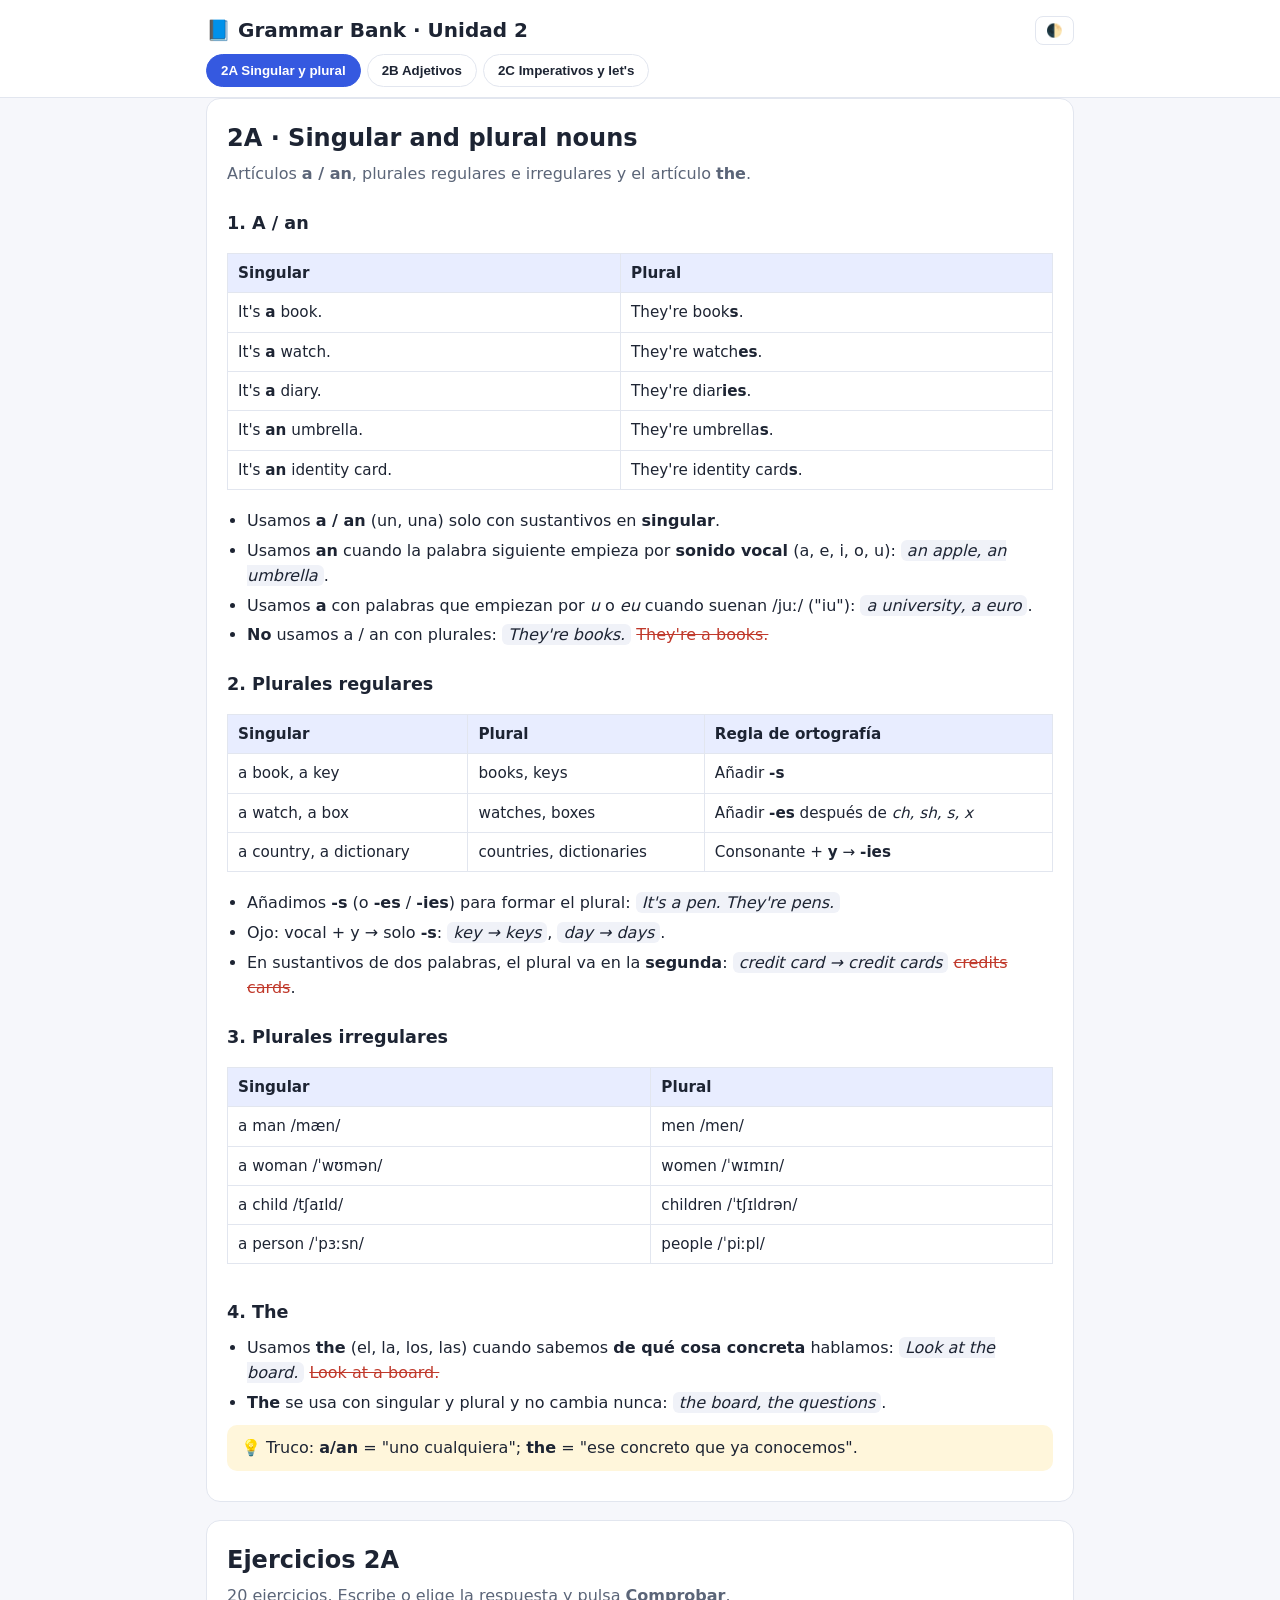
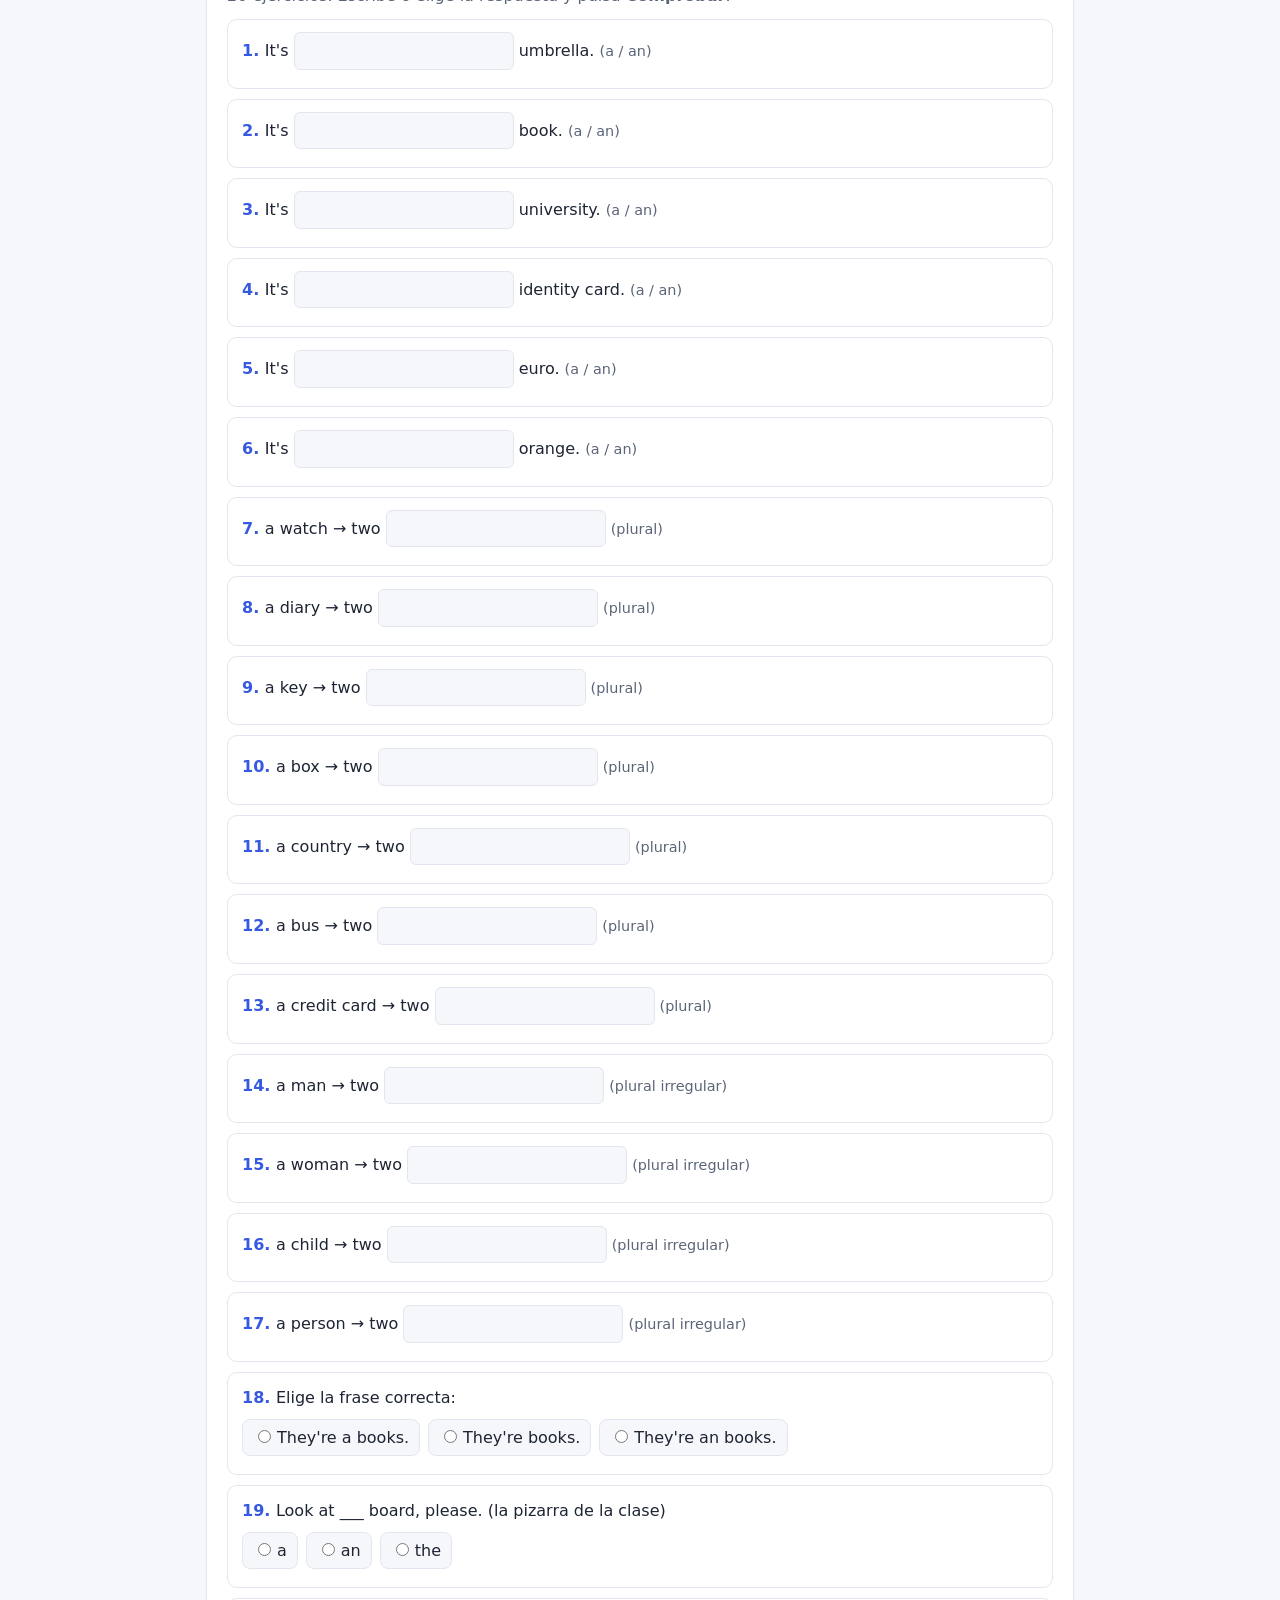
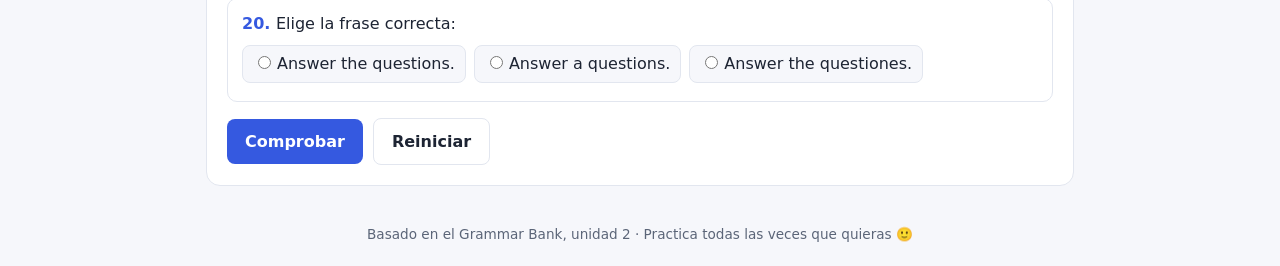
<file: index.html>
<!doctype html>
<html lang="es">
<head>
<meta charset="utf-8">
<meta name="viewport" content="width=device-width, initial-scale=1">
<title>English Grammar Unit 2</title>
<meta name="description" content="Gramática inglesa unidad 2: singular y plural, artículos a/an/the, adjetivos, imperativos y let's. Explicaciones en español y 60 ejercicios interactivos.">
<style>
:root{
  --bg:#f6f7fb; --card:#ffffff; --text:#1d2433; --muted:#5b6578; --line:#e2e6ef;
  --accent:#3559e0; --accent-soft:#e8edff; --ok:#1f8a4c; --ok-soft:#e3f5ea;
  --bad:#c0392b; --bad-soft:#fbe7e5; --warn-soft:#fff6db; --code:#f0f2f8;
}
@media (prefers-color-scheme: dark){
  :root:not([data-theme="light"]){
    --bg:#11141b; --card:#1a1f2a; --text:#e7eaf1; --muted:#9aa3b5; --line:#2c3342;
    --accent:#7d97ff; --accent-soft:#232c4a; --ok:#4cc884; --ok-soft:#173326;
    --bad:#ff7a6b; --bad-soft:#3a1f1c; --warn-soft:#3a3218; --code:#232937;
  }
}
:root[data-theme="dark"]{
  --bg:#11141b; --card:#1a1f2a; --text:#e7eaf1; --muted:#9aa3b5; --line:#2c3342;
  --accent:#7d97ff; --accent-soft:#232c4a; --ok:#4cc884; --ok-soft:#173326;
  --bad:#ff7a6b; --bad-soft:#3a1f1c; --warn-soft:#3a3218; --code:#232937;
}
*{box-sizing:border-box}
body{margin:0;background:var(--bg);color:var(--text);font:16px/1.6 system-ui,-apple-system,"Segoe UI",Roboto,sans-serif}
header{background:var(--card);border-bottom:1px solid var(--line);position:sticky;top:0;z-index:5}
.wrap{max-width:900px;margin:0 auto;padding:0 16px}
.top{display:flex;align-items:center;justify-content:space-between;gap:12px;padding:14px 0 8px}
h1{font-size:1.25rem;margin:0}
.theme{background:none;border:1px solid var(--line);color:var(--text);border-radius:8px;padding:6px 10px;cursor:pointer}
nav{display:flex;gap:6px;overflow-x:auto;padding-bottom:10px}
nav button{flex:0 0 auto;border:1px solid var(--line);background:var(--card);color:var(--text);padding:8px 14px;border-radius:999px;cursor:pointer;font-weight:600}
nav button[aria-selected="true"]{background:var(--accent);border-color:var(--accent);color:#fff}
main{padding:24px 0 60px}
section.topic{display:none}
section.topic.active{display:block}
.card{background:var(--card);border:1px solid var(--line);border-radius:14px;padding:20px;margin-bottom:18px}
h2{margin:0 0 4px;font-size:1.5rem}
h3{margin:22px 0 8px;font-size:1.1rem}
h3:first-child{margin-top:0}
.sub{color:var(--muted);margin:0 0 8px}
table{border-collapse:collapse;width:100%;margin:8px 0 12px;font-size:.95rem}
th,td{border:1px solid var(--line);padding:7px 10px;text-align:left;vertical-align:top}
th{background:var(--accent-soft)}
.tablewrap{overflow-x:auto}
ul{padding-left:20px;margin:6px 0}
li{margin:4px 0}
.ex{font-style:italic}
.no{color:var(--bad);text-decoration:line-through}
.tip{background:var(--warn-soft);border-radius:10px;padding:10px 14px;margin:10px 0}
.en{background:var(--code);border-radius:6px;padding:1px 6px;font-style:italic}
ol.exercises{list-style:none;padding:0;margin:0;counter-reset:q}
ol.exercises li{counter-increment:q;border:1px solid var(--line);border-radius:10px;padding:12px 14px;margin:10px 0;transition:background .2s}
ol.exercises li::before{content:counter(q) ". ";font-weight:700;color:var(--accent)}
ol.exercises li.ok{background:var(--ok-soft);border-color:var(--ok)}
ol.exercises li.bad{background:var(--bad-soft);border-color:var(--bad)}
.q{display:inline}
.hint{color:var(--muted);font-size:.9rem}
input[type=text]{font:inherit;padding:5px 9px;border:1px solid var(--line);border-radius:6px;background:var(--bg);color:var(--text);min-width:120px;max-width:100%}
.opts{display:flex;flex-wrap:wrap;gap:8px;margin-top:8px}
.opts label{border:1px solid var(--line);border-radius:8px;padding:5px 10px;cursor:pointer;background:var(--bg)}
.opts input{margin-right:6px}
.fb{display:block;margin-top:6px;font-size:.92rem;font-weight:600}
li.ok .fb{color:var(--ok)} li.bad .fb{color:var(--bad)}
.actions{display:flex;gap:10px;flex-wrap:wrap;align-items:center;margin-top:16px}
.btn{border:0;border-radius:8px;padding:10px 18px;font:inherit;font-weight:600;cursor:pointer;background:var(--accent);color:#fff}
.btn.sec{background:transparent;color:var(--text);border:1px solid var(--line)}
.score{font-weight:700;font-size:1.05rem}
footer{color:var(--muted);text-align:center;font-size:.85rem;padding:20px 16px}
@media (max-width:560px){ .card{padding:16px} h2{font-size:1.3rem} }
</style>
</head>
<body>
<header>
  <div class="wrap">
    <div class="top">
      <h1>📘 Grammar Bank · Unidad 2</h1>
      <button class="theme" id="themeBtn" aria-label="Cambiar tema">🌓</button>
    </div>
    <nav role="tablist" id="tabs">
      <button role="tab" data-t="t2a" aria-selected="true">2A Singular y plural</button>
      <button role="tab" data-t="t2b" aria-selected="false">2B Adjetivos</button>
      <button role="tab" data-t="t2c" aria-selected="false">2C Imperativos y let's</button>
    </nav>
  </div>
</header>

<main class="wrap">

<!-- ============ 2A ============ -->
<section class="topic active" id="t2a">
  <div class="card">
    <h2>2A · Singular and plural nouns</h2>
    <p class="sub">Artículos <b>a / an</b>, plurales regulares e irregulares y el artículo <b>the</b>.</p>

    <h3>1. A / an</h3>
    <div class="tablewrap"><table>
      <tr><th>Singular</th><th>Plural</th></tr>
      <tr><td>It's <b>a</b> book.</td><td>They're book<b>s</b>.</td></tr>
      <tr><td>It's <b>a</b> watch.</td><td>They're watch<b>es</b>.</td></tr>
      <tr><td>It's <b>a</b> diary.</td><td>They're diar<b>ies</b>.</td></tr>
      <tr><td>It's <b>an</b> umbrella.</td><td>They're umbrella<b>s</b>.</td></tr>
      <tr><td>It's <b>an</b> identity card.</td><td>They're identity card<b>s</b>.</td></tr>
    </table></div>
    <ul>
      <li>Usamos <b>a / an</b> (un, una) solo con sustantivos en <b>singular</b>.</li>
      <li>Usamos <b>an</b> cuando la palabra siguiente empieza por <b>sonido vocal</b> (a, e, i, o, u): <span class="en">an apple, an umbrella</span>.</li>
      <li>Usamos <b>a</b> con palabras que empiezan por <i>u</i> o <i>eu</i> cuando suenan /juː/ ("iu"): <span class="en">a university, a euro</span>.</li>
      <li><b>No</b> usamos a / an con plurales: <span class="en">They're books.</span> <span class="no">They're a books.</span></li>
    </ul>

    <h3>2. Plurales regulares</h3>
    <div class="tablewrap"><table>
      <tr><th>Singular</th><th>Plural</th><th>Regla de ortografía</th></tr>
      <tr><td>a book, a key</td><td>books, keys</td><td>Añadir <b>-s</b></td></tr>
      <tr><td>a watch, a box</td><td>watches, boxes</td><td>Añadir <b>-es</b> después de <i>ch, sh, s, x</i></td></tr>
      <tr><td>a country, a dictionary</td><td>countries, dictionaries</td><td>Consonante + <b>y</b> → <b>-ies</b></td></tr>
    </table></div>
    <ul>
      <li>Añadimos <b>-s</b> (o <b>-es</b> / <b>-ies</b>) para formar el plural: <span class="en">It's a pen. They're pens.</span></li>
      <li>Ojo: vocal + y → solo <b>-s</b>: <span class="en">key → keys</span>, <span class="en">day → days</span>.</li>
      <li>En sustantivos de dos palabras, el plural va en la <b>segunda</b>: <span class="en">credit card → credit cards</span> <span class="no">credits cards</span>.</li>
    </ul>

    <h3>3. Plurales irregulares</h3>
    <div class="tablewrap"><table>
      <tr><th>Singular</th><th>Plural</th></tr>
      <tr><td>a man /mæn/</td><td>men /men/</td></tr>
      <tr><td>a woman /ˈwʊmən/</td><td>women /ˈwɪmɪn/</td></tr>
      <tr><td>a child /tʃaɪld/</td><td>children /ˈtʃɪldrən/</td></tr>
      <tr><td>a person /ˈpɜːsn/</td><td>people /ˈpiːpl/</td></tr>
    </table></div>

    <h3>4. The</h3>
    <ul>
      <li>Usamos <b>the</b> (el, la, los, las) cuando sabemos <b>de qué cosa concreta</b> hablamos: <span class="en">Look at the board.</span> <span class="no">Look at a board.</span></li>
      <li><b>The</b> se usa con singular y plural y no cambia nunca: <span class="en">the board, the questions</span>.</li>
    </ul>
    <div class="tip">💡 Truco: <b>a/an</b> = "uno cualquiera"; <b>the</b> = "ese concreto que ya conocemos".</div>
  </div>
  <div class="card">
    <h2>Ejercicios 2A</h2>
    <p class="sub">20 ejercicios. Escribe o elige la respuesta y pulsa <b>Comprobar</b>.</p>
    <ol class="exercises" data-set="2a"></ol>
    <div class="actions"><button class="btn" data-check="2a">Comprobar</button><button class="btn sec" data-reset="2a">Reiniciar</button><span class="score" id="score-2a"></span></div>
  </div>
</section>

<!-- ============ 2B ============ -->
<section class="topic" id="t2b">
  <div class="card">
    <h2>2B · Adjectives</h2>
    <p class="sub">Los adjetivos describen a los sustantivos: <i>big, new, beautiful, cheap…</i></p>

    <h3>Ejemplos</h3>
    <ul>
      <li>It's a <b>beautiful</b> picture. · It's an <b>old</b> book.</li>
      <li>They're <b>blue</b> jeans. · We're <b>new</b> students.</li>
      <li>She's <b>strong</b>. · We aren't <b>rich</b>. · Is your car <b>new</b>?</li>
      <li>He's <b>quite</b> famous. · It's a <b>very big</b> city. · We're <b>really</b> tired.</li>
    </ul>

    <h3>1. El adjetivo va ANTES del sustantivo</h3>
    <p>Al contrario que en español ("un cuadro bonito"), en inglés el adjetivo va delante: <span class="en">It's a beautiful picture.</span> <span class="no">It's a picture beautiful.</span></p>
    <p>Si el adjetivo empieza por vocal, en <i>adjetivo + sustantivo</i> usamos <b>an</b>: <span class="en">It's an old house.</span> <span class="no">It's a old house.</span></p>

    <h3>2. Los adjetivos NO tienen plural</h3>
    <p>El adjetivo no cambia aunque el sustantivo esté en plural: <span class="en">They're blue jeans.</span> <span class="no">They're blues jeans.</span></p>

    <h3>3. Adjetivos después del verbo <i>be</i></h3>
    <div class="tablewrap"><table>
      <tr><th>Tipo</th><th>Orden</th><th>Ejemplo</th></tr>
      <tr><td>Afirmativa ➕</td><td>sujeto + be + adjetivo</td><td>My car's new.</td></tr>
      <tr><td>Negativa ➖</td><td>sujeto + be + not + adjetivo</td><td>The computer isn't cheap.</td></tr>
      <tr><td>Pregunta ❓</td><td>be + sujeto + adjetivo</td><td>Is your car new? · Is the computer cheap?</td></tr>
    </table></div>
    <p>Aquí no se pone <i>a/an</i>: <span class="en">She's strong.</span> <span class="no">She's a strong.</span></p>

    <h3>4. Very, really y quite</h3>
    <p>Los ponemos <b>delante</b> del adjetivo para dar más o menos intensidad:</p>
    <div class="tablewrap"><table>
      <tr><th>Inglés</th><th>Significado</th></tr>
      <tr><td>He's <b>very</b> (or <b>really</b>) tall.</td><td>Es muy alto.</td></tr>
      <tr><td>He's <b>quite</b> tall.</td><td>Es bastante alto.</td></tr>
      <tr><td>He isn't <b>very</b> tall.</td><td>No es muy alto.</td></tr>
    </table></div>
    <div class="tip">💡 Orden con artículo: <b>a / an + very + adjetivo + sustantivo</b> → <span class="en">It's a very big city.</span></div>
  </div>
  <div class="card">
    <h2>Ejercicios 2B</h2>
    <p class="sub">20 ejercicios. Escribe o elige la respuesta y pulsa <b>Comprobar</b>.</p>
    <ol class="exercises" data-set="2b"></ol>
    <div class="actions"><button class="btn" data-check="2b">Comprobar</button><button class="btn sec" data-reset="2b">Reiniciar</button><span class="score" id="score-2b"></span></div>
  </div>
</section>

<!-- ============ 2C ============ -->
<section class="topic" id="t2c">
  <div class="card">
    <h2>2C · Imperatives, let's</h2>
    <p class="sub">Dar órdenes, instrucciones y hacer sugerencias.</p>

    <h3>Ejemplos</h3>
    <ul>
      <li>Open the door. · Turn right.</li>
      <li>Don't worry. · Don't stop.</li>
      <li>Be quiet, please. · Please sit down.</li>
      <li>Let's go home. · Let's not stop.</li>
    </ul>

    <h3>1. Imperativo</h3>
    <p>Lo usamos para decirle a alguien que haga (o que no haga) algo.</p>
    <div class="tablewrap"><table>
      <tr><th>Tipo</th><th>Forma</th><th>Ejemplo</th></tr>
      <tr><td>Afirmativo ➕</td><td>verbo (infinitivo)</td><td>Open the door. (Abre la puerta.)</td></tr>
      <tr><td>Negativo ➖</td><td>don't + verbo (infinitivo)</td><td>Don't open the door. (No abras la puerta.)</td></tr>
    </table></div>
    <ul>
      <li>Añadimos <b>please</b> para ser educados: <span class="en">Open the door, please.</span> / <span class="en">Please open the door.</span></li>
      <li>Es frecuente <b>be + adjetivo</b>: <span class="en">Be quiet.</span> <span class="en">Be careful.</span></li>
      <li><b>No</b> usamos pronombre (you) con el imperativo: <span class="en">Be quiet.</span> <span class="no">You be quiet.</span></li>
      <li>El verbo no lleva <i>-s</i> ni <i>to</i>: <span class="en">Sit down.</span> <span class="no">Sits down.</span> <span class="no">To sit down.</span></li>
    </ul>

    <h3>2. Let's</h3>
    <div class="tablewrap"><table>
      <tr><th>Uso</th><th>Forma</th><th>Ejemplo</th></tr>
      <tr><td>Sugerencia ➕</td><td>Let's + verbo (infinitivo)</td><td>Let's go home. (Vamos a casa.)</td></tr>
      <tr><td>Sugerencia ➖</td><td>Let's not + verbo (infinitivo)</td><td>Let's not stop. (No paremos.)</td></tr>
    </table></div>
    <p><i>Let's</i> = <i>let us</i>. Equivale al español "vamos a…" / "-emos" (comamos, vayamos).</p>

    <h3>3. Can you…?</h3>
    <p>Usamos <b>Can you + verbo (infinitivo)</b> como alternativa <b>más educada</b> al imperativo:</p>
    <p><span class="en">Open the window.</span> → <span class="en">Can you open the window, please?</span></p>
    <div class="tip">💡 Recuerda: después de <i>don't</i>, <i>let's</i> y <i>can you</i> el verbo va siempre en su forma base (sin <i>to</i>, sin <i>-s</i>, sin <i>-ing</i>).</div>
  </div>
  <div class="card">
    <h2>Ejercicios 2C</h2>
    <p class="sub">20 ejercicios. Escribe o elige la respuesta y pulsa <b>Comprobar</b>.</p>
    <ol class="exercises" data-set="2c"></ol>
    <div class="actions"><button class="btn" data-check="2c">Comprobar</button><button class="btn sec" data-reset="2c">Reiniciar</button><span class="score" id="score-2c"></span></div>
  </div>
</section>

</main>
<footer>Basado en el Grammar Bank, unidad 2 · Practica todas las veces que quieras 🙂</footer>

<script>
// type "f" = fill (q contains ___), "c" = choice
const DATA = {
  "2a": [
    {t:"f", q:"It's ___ umbrella.", h:"a / an", a:["an"]},
    {t:"f", q:"It's ___ book.", h:"a / an", a:["a"]},
    {t:"f", q:"It's ___ university.", h:"a / an", a:["a"], e:"University suena /juː/, por eso a."},
    {t:"f", q:"It's ___ identity card.", h:"a / an", a:["an"]},
    {t:"f", q:"It's ___ euro.", h:"a / an", a:["a"], e:"Euro suena /jʊə/, por eso a."},
    {t:"f", q:"It's ___ orange.", h:"a / an", a:["an"]},
    {t:"f", q:"a watch → two ___", h:"plural", a:["watches"]},
    {t:"f", q:"a diary → two ___", h:"plural", a:["diaries"]},
    {t:"f", q:"a key → two ___", h:"plural", a:["keys"], e:"Vocal + y → solo -s."},
    {t:"f", q:"a box → two ___", h:"plural", a:["boxes"]},
    {t:"f", q:"a country → two ___", h:"plural", a:["countries"]},
    {t:"f", q:"a bus → two ___", h:"plural", a:["buses"]},
    {t:"f", q:"a credit card → two ___", h:"plural", a:["credit cards"]},
    {t:"f", q:"a man → two ___", h:"plural irregular", a:["men"]},
    {t:"f", q:"a woman → two ___", h:"plural irregular", a:["women"]},
    {t:"f", q:"a child → two ___", h:"plural irregular", a:["children"]},
    {t:"f", q:"a person → two ___", h:"plural irregular", a:["people"]},
    {t:"c", q:"Elige la frase correcta:", o:["They're a books.","They're books.","They're an books."], a:1},
    {t:"c", q:"Look at ___ board, please. (la pizarra de la clase)", o:["a","an","the"], a:2},
    {t:"c", q:"Elige la frase correcta:", o:["Answer the questions.","Answer a questions.","Answer the questiones."], a:0}
  ],
  "2b": [
    {t:"c", q:"Elige la frase correcta:", o:["It's a picture beautiful.","It's a beautiful picture.","It's beautiful a picture."], a:1},
    {t:"f", q:"They're ___ jeans.", h:"blue", a:["blue"], e:"Los adjetivos no tienen plural."},
    {t:"f", q:"It's ___ old book.", h:"a / an", a:["an"]},
    {t:"f", q:"It's ___ new car.", h:"a / an", a:["a"]},
    {t:"c", q:"Elige la pregunta correcta:", o:["Is new your car?","Your car is new?","Is your car new?"], a:2},
    {t:"c", q:"Elige la frase correcta:", o:["The computer isn't cheap.","The computer not is cheap.","The computer isn't a cheap."], a:0},
    {t:"f", q:"We're ___ students.", h:"new", a:["new"]},
    {t:"c", q:"\"Es bastante alto\" en inglés es:", o:["He's very tall.","He's quite tall.","He isn't very tall."], a:1},
    {t:"c", q:"Elige la frase correcta:", o:["She's a strong.","She's strong.","She strong."], a:1},
    {t:"c", q:"Elige la frase correcta:", o:["We're tired really.","We really are tireds.","We're really tired."], a:2},
    {t:"c", q:"It's a ___ city.", o:["big very","very big","very bigs"], a:1},
    {t:"f", q:"It's ___ expensive watch.", h:"a / an", a:["an"]},
    {t:"c", q:"Elige la frase correcta:", o:["They're expensives cars.","They're cars expensive.","They're expensive cars."], a:2},
    {t:"c", q:"\"No es muy alto\" en inglés es:", o:["He isn't very tall.","He's quite tall.","He's very tall."], a:0},
    {t:"c", q:"Elige la pregunta correcta:", o:["Is cheap the computer?","Is the computer cheap?","The computer is cheap?"], a:1},
    {t:"f", q:"Escribe el contrario: old → ___ (para cosas: an old car / a ___ car)", h:"opuesto", a:["new"]},
    {t:"f", q:"Escribe el contrario: cheap → ___", h:"opuesto", a:["expensive"]},
    {t:"f", q:"Escribe el contrario: big → ___", h:"opuesto", a:["small","little"]},
    {t:"c", q:"Elige la frase correcta:", o:["He's famous quite.","He's quite famous.","He's a quite famous."], a:1},
    {t:"f", q:"It's ___ interesting book.", h:"a / an", a:["an"]}
  ],
  "2c": [
    {t:"c", q:"___ the door, please.", o:["Opens","To open","Open"], a:2},
    {t:"f", q:"Escribe en negativo: Stop. → ___", h:"don't…", a:["don't stop","do not stop"]},
    {t:"c", q:"___ worry! Everything is OK.", o:["Not","Don't","No"], a:1},
    {t:"c", q:"Elige la frase correcta:", o:["You be quiet.","Be quiet.","Are quiet."], a:1},
    {t:"c", q:"Let's ___ home.", o:["go","to go","going"], a:0},
    {t:"f", q:"Escribe en negativo: Let's stop. → ___", h:"let's not…", a:["let's not stop","let us not stop"]},
    {t:"c", q:"Elige la forma educada:", o:["Can you to open the window, please?","Can you open the window, please?","Can you opening the window, please?"], a:1},
    {t:"f", q:"___ careful! The floor is wet.", h:"verbo", a:["be"]},
    {t:"f", q:"Escribe en negativo: Turn right. → ___", h:"don't…", a:["don't turn right","do not turn right"]},
    {t:"f", q:"Hazlo más educado con Can you: Sit down. → ___", h:"Can you … please?", a:["can you sit down please","can you sit down","please can you sit down"]},
    {t:"c", q:"Elige la frase correcta:", o:["Let's don't go.","Let's not go.","Let's no go."], a:1},
    {t:"c", q:"\"Vamos a comer\" (sugerencia) en inglés es:", o:["Let's eat.","Let's to eat.","Let's eating."], a:0},
    {t:"c", q:"\"No abras la puerta\" en inglés es:", o:["Not open the door.","Don't opens the door.","Don't open the door."], a:2},
    {t:"f", q:"___ quiet, please. The baby is sleeping.", h:"verbo", a:["be"]},
    {t:"c", q:"Elige la frase correcta:", o:["Please sits down.","Please sit down.","Please to sit down."], a:1},
    {t:"c", q:"Tu amigo está muy cansado. Sugieres ir a casa:", o:["Let's go home.","Go you home.","Let's going home."], a:0},
    {t:"f", q:"Don't ___ late! The class starts at 9.", h:"be", a:["be"]},
    {t:"c", q:"Elige la petición correcta:", o:["You can help me, please?","Can you helping me, please?","Can you help me, please?"], a:2},
    {t:"f", q:"It's late. Let's ___ (not / watch) another film.", h:"not + verbo", a:["not watch"]},
    {t:"c", q:"Elige la frase correcta:", o:["Closes the window.","Close the window.","To close the window."], a:1}
  ]
};

const norm = s => s.toLowerCase().replace(/[’‘`]/g,"'").replace(/[.,!?¿¡]/g," ").replace(/\s+/g," ").trim();
const esc = s => s.replace(/[&<>"]/g, c => ({"&":"&amp;","<":"&lt;",">":"&gt;",'"':"&quot;"}[c]));

function render(set){
  const ol = document.querySelector(`ol[data-set="${set}"]`);
  ol.innerHTML = DATA[set].map((x,i) => {
    const id = `${set}-${i}`;
    if (x.t === "f"){
      const parts = esc(x.q).split("___");
      const inp = `<input type="text" id="${id}" autocomplete="off" autocapitalize="off" spellcheck="false" aria-label="Respuesta ${i+1}">`;
      return `<li data-i="${i}"><span class="q">${parts[0]}${inp}${parts[1]||""}</span> <span class="hint">(${esc(x.h)})</span><span class="fb"></span></li>`;
    }
    const opts = x.o.map((o,j) => `<label><input type="radio" name="${id}" value="${j}">${esc(o)}</label>`).join("");
    return `<li data-i="${i}"><span class="q">${esc(x.q)}</span><div class="opts">${opts}</div><span class="fb"></span></li>`;
  }).join("");
  ol.addEventListener("keydown", e => { if (e.key === "Enter" && e.target.matches("input[type=text]")) check(set); });
  document.getElementById(`score-${set}`).textContent = "";
}

function check(set){
  let ok = 0;
  document.querySelectorAll(`ol[data-set="${set}"] li`).forEach(li => {
    const i = +li.dataset.i, x = DATA[set][i], id = `${set}-${i}`, fb = li.querySelector(".fb");
    let good, answered, right;
    if (x.t === "f"){
      const v = norm(document.getElementById(id).value);
      answered = v !== "";
      good = x.a.some(a => norm(a) === v);
      right = x.a[0];
    } else {
      const sel = li.querySelector(`input[name="${id}"]:checked`);
      answered = !!sel;
      good = answered && +sel.value === x.a;
      right = x.o[x.a];
    }
    li.classList.remove("ok","bad");
    if (good){ ok++; li.classList.add("ok"); fb.textContent = "✔ ¡Correcto!" + (x.e ? " " + x.e : ""); }
    else { li.classList.add("bad"); fb.textContent = (answered ? "✘ " : "✘ Sin responder. ") + "Respuesta: " + right + (x.e ? " — " + x.e : ""); }
  });
  const n = DATA[set].length, msg = ok === n ? " 🎉 ¡Perfecto!" : ok >= n*0.7 ? " 👍 ¡Muy bien!" : " 💪 ¡Repasa la teoría y vuelve a intentarlo!";
  document.getElementById(`score-${set}`).textContent = `Puntuación: ${ok}/${n}` + msg;
}

Object.keys(DATA).forEach(render);
document.querySelectorAll("[data-check]").forEach(b => b.onclick = () => check(b.dataset.check));
document.querySelectorAll("[data-reset]").forEach(b => b.onclick = () => render(b.dataset.reset));

const tabs = document.querySelectorAll("#tabs button");
function show(t){
  tabs.forEach(b => b.setAttribute("aria-selected", b.dataset.t === t));
  document.querySelectorAll("section.topic").forEach(s => s.classList.toggle("active", s.id === t));
  try { localStorage.setItem("tab", t); } catch(e){}
  window.scrollTo({top:0});
}
tabs.forEach(b => b.onclick = () => show(b.dataset.t));
try { const t = localStorage.getItem("tab"); if (t && document.getElementById(t)) show(t); } catch(e){}

document.getElementById("themeBtn").onclick = () => {
  const r = document.documentElement, dark = r.dataset.theme ? r.dataset.theme === "dark" : matchMedia("(prefers-color-scheme: dark)").matches;
  r.dataset.theme = dark ? "light" : "dark";
};
</script>
</body>
</html>
</file>
